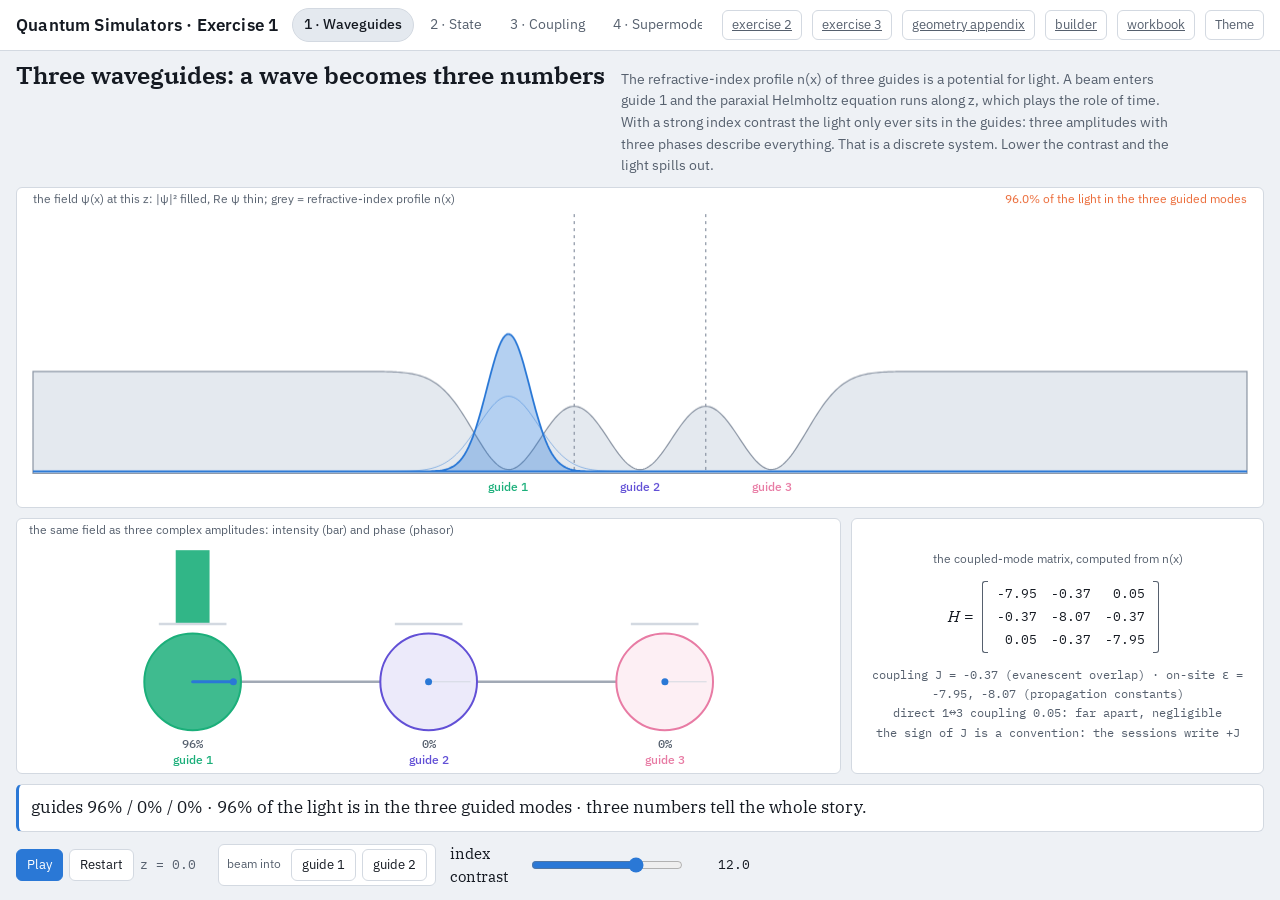
<file: app/index.html>
<!doctype html>
<html lang="en">
<head>
<meta charset="utf-8">
<meta name="viewport" content="width=device-width, initial-scale=1, viewport-fit=cover">
<title>Quantum Simulators Exercise 1</title>
<meta name="description" content="Exercise 1 of the Quantum Simulators course as one instrument: three waveguides become three numbers, a state, coupling, supermodes, Hilbert space, and the twenty-guide chain of task 0.">
<link rel="preconnect" href="https://fonts.googleapis.com">
<link rel="preconnect" href="https://fonts.gstatic.com" crossorigin>
<link rel="stylesheet" href="https://fonts.googleapis.com/css2?family=IBM+Plex+Sans:wght@400;500;600&family=IBM+Plex+Serif:ital,wght@0,400;0,600;1,400;1,600&family=IBM+Plex+Mono:wght@400;500&display=swap">
<link rel="stylesheet" href="css/style.css">
</head>
<body>
<div class="app lect">
  <header class="top">
    <h1>Quantum Simulators · Exercise 1</h1>
    <nav class="acts" id="acts" aria-label="Acts"></nav>
    <span class="spacer"></span>
    <a class="theme-btn" href="exercise2.html" title="Exercise 2: Runge–Kutta, the quantum walk, Bloch oscillations, the SSH chain">exercise 2</a>
    <a class="theme-btn" href="exercise3.html" title="Exercise 3: k-space, the Zak phase, the on-site potential">exercise 3</a>
    <a class="theme-btn" href="chapters.html" title="The Hilbert-space geometry chapters">geometry appendix</a>
    <a class="theme-btn" href="builder.html" title="Hamiltonian builder: plug couplings into a matrix, in real space and in k-space">builder</a>
    <a class="theme-btn" href="workbook.html" title="Workbook: calculate the Zak phase, the Thouless pump and its Chern number yourself">workbook</a>
    <button class="theme-btn" id="theme-btn" type="button" title="Switch between light and dark">Theme</button>
  </header>
  <main class="lect-main">
    <div class="lect-head"><h2 id="heading"></h2><p id="lead"></p></div>
    <div class="stage-grid" id="stage" data-act="discrete">
      <div class="pane" id="pane-cont"><canvas></canvas></div>
      <div class="pane" id="pane-chain"><canvas></canvas></div>
      <div class="pane" id="pane-modes"><canvas></canvas></div>
      <div class="pane" id="pane-trace"><canvas></canvas></div>
      <div class="pane pane-matrix" id="pane-matrix"></div>
      <div class="pane" id="pane-eig"><canvas></canvas></div>
      <div class="pane" id="pane-prop"><canvas></canvas></div>
      <div class="pane" id="pane-vec"><canvas class="top"></canvas><canvas class="bottom"></canvas></div>
      <div class="pane" id="pane-far"><canvas></canvas></div>
      <div class="pane pane-3d" id="pane-3d" hidden></div>
    </div>
    <div class="caption" id="caption"></div>
    <div class="controls-bar" id="controls"></div>
  </main>
</div>
<script type="module" src="js/lecture1/main.js"></script>
</body>
</html>
</file>
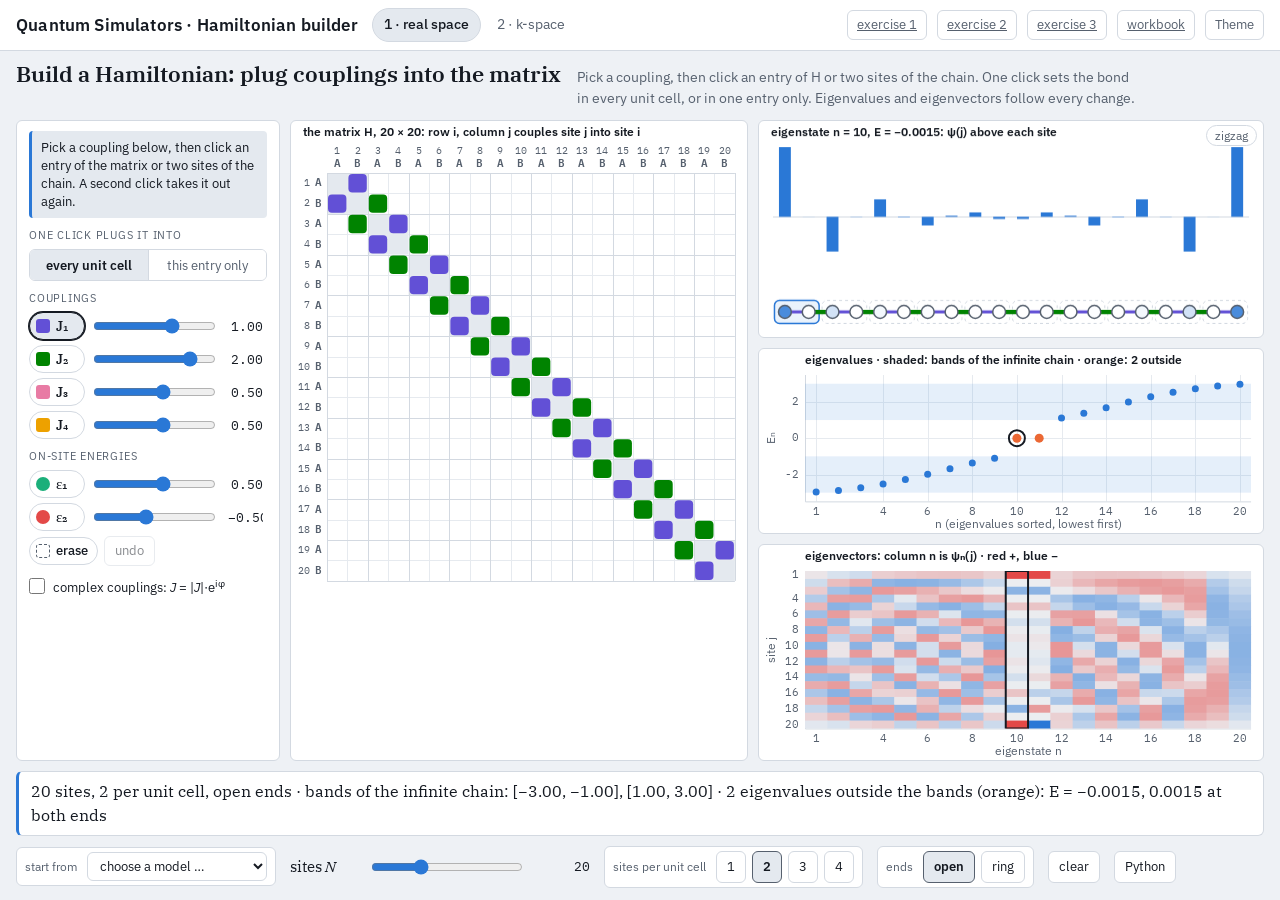
<file: app/builder.html>
<!doctype html>
<html lang="en">
<head>
<meta charset="utf-8">
<meta name="viewport" content="width=device-width, initial-scale=1, viewport-fit=cover">
<title>Quantum Simulators Hamiltonian builder</title>
<meta name="description" content="Build a tight-binding Hamiltonian by plugging couplings into the matrix or onto the chain, for one unit cell or for a single entry, in real space and in k-space, and read eigenvalues, eigenvectors, bands, winding number and Zak phase at once.">
<link rel="preconnect" href="https://fonts.googleapis.com">
<link rel="preconnect" href="https://fonts.gstatic.com" crossorigin>
<link rel="stylesheet" href="https://fonts.googleapis.com/css2?family=IBM+Plex+Sans:wght@400;500;600&family=IBM+Plex+Serif:ital,wght@0,400;0,600;1,400;1,600&family=IBM+Plex+Mono:wght@400;500&display=swap">
<link rel="stylesheet" href="css/style.css">
</head>
<body>
<div class="app lect builder">
  <header class="top">
    <h1>Quantum Simulators · Hamiltonian builder</h1>
    <nav class="acts" id="acts" aria-label="Views"></nav>
    <span class="spacer"></span>
    <a class="theme-btn" href="index.html" title="Exercise 1: Hilbert space and the uniform chain">exercise 1</a>
    <a class="theme-btn" href="exercise2.html" title="Exercise 2: Runge–Kutta, the beam and k, Bloch oscillations, the SSH chain">exercise 2</a>
    <a class="theme-btn" href="exercise3.html" title="Exercise 3: k-space, the Zak phase, the on-site potential">exercise 3</a>
    <a class="theme-btn" href="workbook.html" title="Workbook: calculate the Zak phase, the Thouless pump and its Chern number yourself">workbook</a>
    <button class="theme-btn" id="theme-btn" type="button" title="Switch between light and dark">Theme</button>
  </header>
  <main class="lect-main">
    <div class="lect-head"><h2 id="heading"></h2><p id="lead"></p></div>
    <div class="stage-grid" id="stage" data-act="matrix">
      <div class="pane pal" id="pane-pal"></div>
      <div class="pane" id="pane-mat"><canvas></canvas></div>
      <div class="pane pane-text hk" id="pane-hk"></div>
      <div class="pane" id="pane-chain"><canvas></canvas></div>
      <div class="pane" id="pane-eig"><canvas></canvas></div>
      <div class="pane" id="pane-vec"><canvas></canvas></div>
      <div class="pane" id="pane-band"><canvas></canvas></div>
      <div class="pane" id="pane-plane"><canvas></canvas></div>
    </div>
    <div class="caption" id="caption"></div>
    <div class="controls-bar" id="controls"></div>
  </main>
</div>
<dialog class="code-dialog" id="code-dialog" aria-labelledby="code-title">
  <div class="code-head"><strong id="code-title">The same matrix in Python (numpy)</strong><span class="spacer"></span><button class="btn" id="code-copy" type="button">Copy</button><button class="btn" id="code-close" type="button">Close</button></div>
  <pre id="code-text" tabindex="0"></pre>
</dialog>
<script type="module" src="js/builder/main.js"></script>
</body>
</html>
</file>
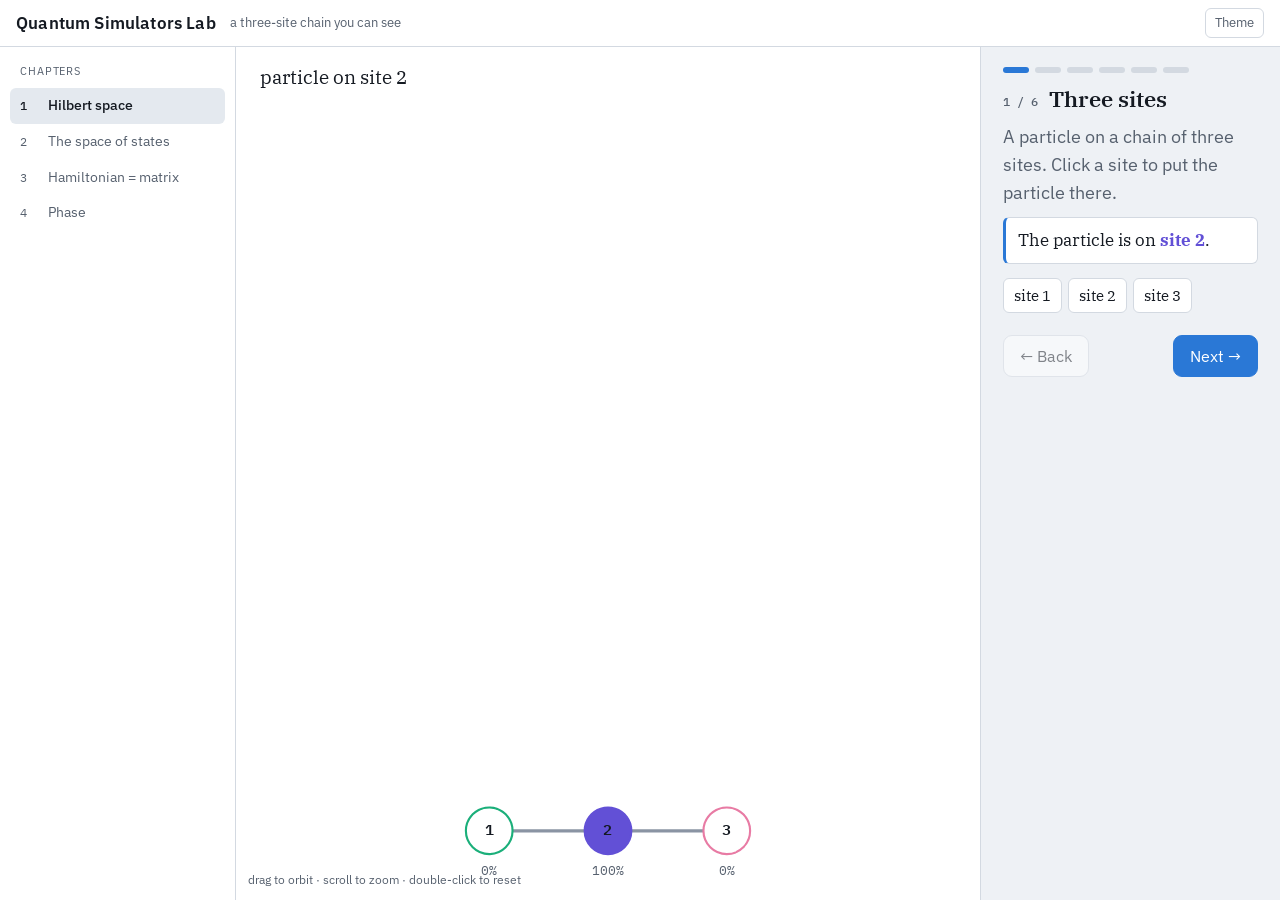
<file: app/chapters.html>
<!doctype html>
<html lang="en">
<head>
<meta charset="utf-8">
<meta name="viewport" content="width=device-width, initial-scale=1, viewport-fit=cover">
<title>Quantum Simulators Lab</title>
<meta name="description" content="Interactive companion to the Quantum Simulators lecture: states as vectors, Hamiltonians as matrices, eigenvectors, measurement, time evolution and bands, built on a three-site chain you can see.">
<link rel="preconnect" href="https://fonts.googleapis.com">
<link rel="preconnect" href="https://fonts.gstatic.com" crossorigin>
<link rel="stylesheet" href="https://fonts.googleapis.com/css2?family=IBM+Plex+Sans:wght@400;500;600&family=IBM+Plex+Serif:ital,wght@0,400;0,600;1,400;1,600&family=IBM+Plex+Mono:wght@400;500&display=swap">
<link rel="stylesheet" href="css/style.css">
</head>
<body>
<div class="app" id="app">
  <header class="top">
    <h1>Quantum Simulators Lab</h1>
    <span class="sub">a three-site chain you can see</span>
    <span class="spacer"></span>
    <button class="theme-btn" id="theme-btn" type="button" title="Switch between light and dark">Theme</button>
  </header>
  <div class="layout">
    <nav class="rail" id="rail" aria-label="Chapters"><div class="eyebrow">Chapters</div></nav>
    <div class="content">
      <section class="stage" id="stage" aria-label="Visualization">
        <div class="view3d" id="view3d"></div>
        <div class="hint" id="hint">drag to orbit · scroll to zoom · double-click to reset</div>
      </section>
      <section class="panel" id="panel-wrap" aria-live="polite">
        <div id="panel"></div>
      </section>
    </div>
  </div>
</div>
<script type="module" src="js/main.js"></script>
</body>
</html>
</file>
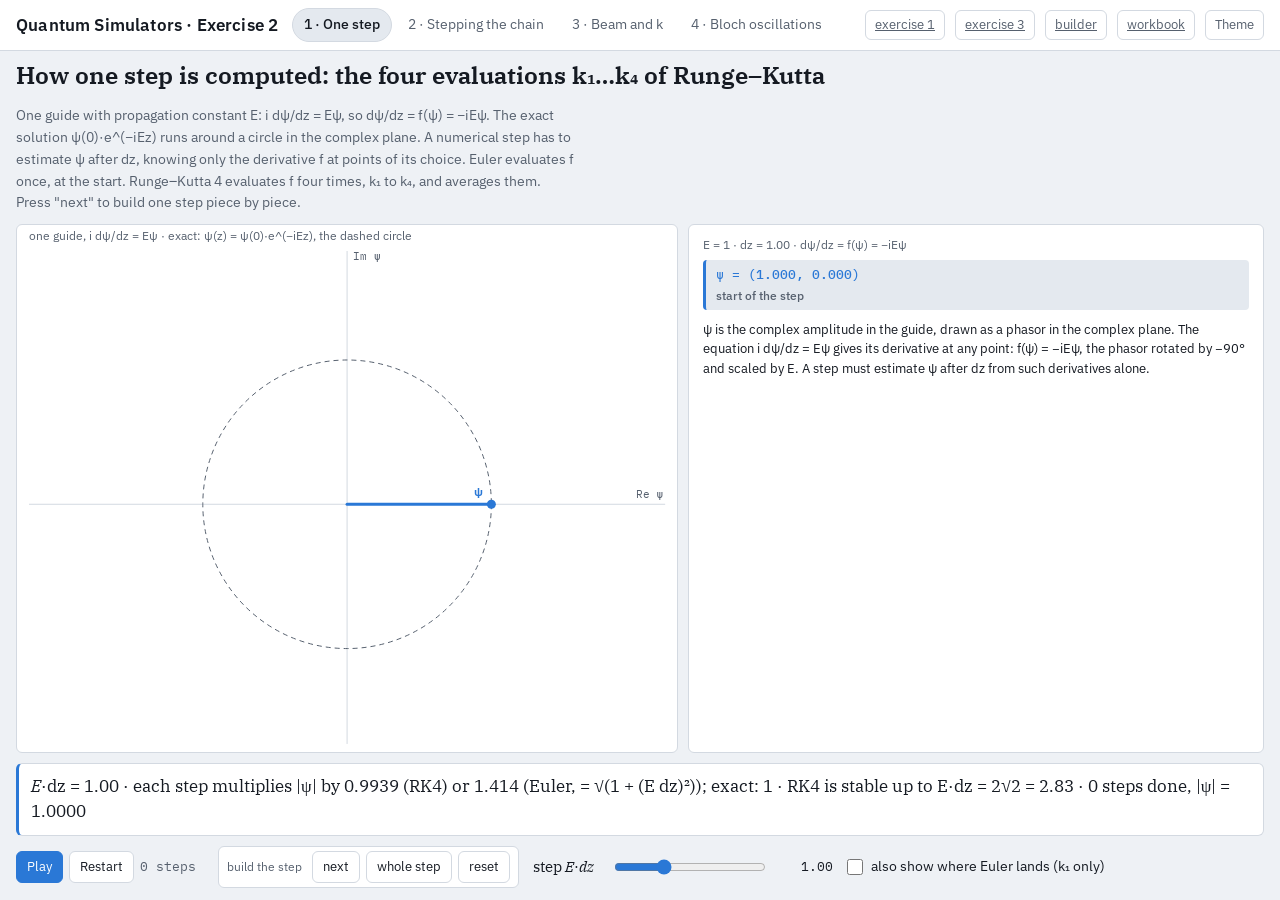
<file: app/exercise2.html>
<!doctype html>
<html lang="en">
<head>
<meta charset="utf-8">
<meta name="viewport" content="width=device-width, initial-scale=1, viewport-fit=cover">
<title>Quantum Simulators Exercise 2</title>
<meta name="description" content="Exercise 2 of the Quantum Simulators course: time evolution step by step (Euler and Runge–Kutta), the quantum walk and the band E(k), Bloch oscillations, and the SSH chain of tasks 1 and 2.">
<link rel="preconnect" href="https://fonts.googleapis.com">
<link rel="preconnect" href="https://fonts.gstatic.com" crossorigin>
<link rel="stylesheet" href="https://fonts.googleapis.com/css2?family=IBM+Plex+Sans:wght@400;500;600&family=IBM+Plex+Serif:ital,wght@0,400;0,600;1,400;1,600&family=IBM+Plex+Mono:wght@400;500&display=swap">
<link rel="stylesheet" href="css/style.css">
</head>
<body>
<div class="app lect">
  <header class="top">
    <h1>Quantum Simulators · Exercise 2</h1>
    <nav class="acts" id="acts" aria-label="Acts"></nav>
    <span class="spacer"></span>
    <a class="theme-btn" href="index.html" title="Exercise 1: Hilbert space and the uniform chain">exercise 1</a>
    <a class="theme-btn" href="exercise3.html" title="Exercise 3: k-space, the Zak phase, the on-site potential">exercise 3</a>
    <a class="theme-btn" href="builder.html" title="Hamiltonian builder: plug couplings into a matrix, in real space and in k-space">builder</a>
    <a class="theme-btn" href="workbook.html" title="Workbook: calculate the Zak phase, the Thouless pump and its Chern number yourself">workbook</a>
    <button class="theme-btn" id="theme-btn" type="button" title="Switch between light and dark">Theme</button>
  </header>
  <main class="lect-main">
    <div class="lect-head"><h2 id="heading"></h2><p id="lead"></p></div>
    <div class="stage-grid" id="stage" data-act="rk">
      <div class="pane" id="pane-dial"><canvas></canvas></div>
      <div class="pane pane-text" id="pane-rk"></div>
      <div class="pane" id="pane-chain"><canvas></canvas></div>
      <div class="pane" id="pane-prop"><canvas></canvas></div>
      <div class="pane" id="pane-norm"><canvas></canvas></div>
      <div class="pane" id="pane-band"><canvas></canvas></div>
      <div class="pane" id="pane-eig"><canvas></canvas></div>
      <div class="pane" id="pane-vec"><canvas></canvas></div>
      <div class="pane" id="pane-state"><canvas></canvas></div>
      <div class="pane" id="pane-sketch"><canvas></canvas></div>
    </div>
    <div class="caption" id="caption"></div>
    <div class="controls-bar" id="controls"></div>
  </main>
</div>
<script type="module" src="js/lecture2/main.js"></script>
</body>
</html>
</file>
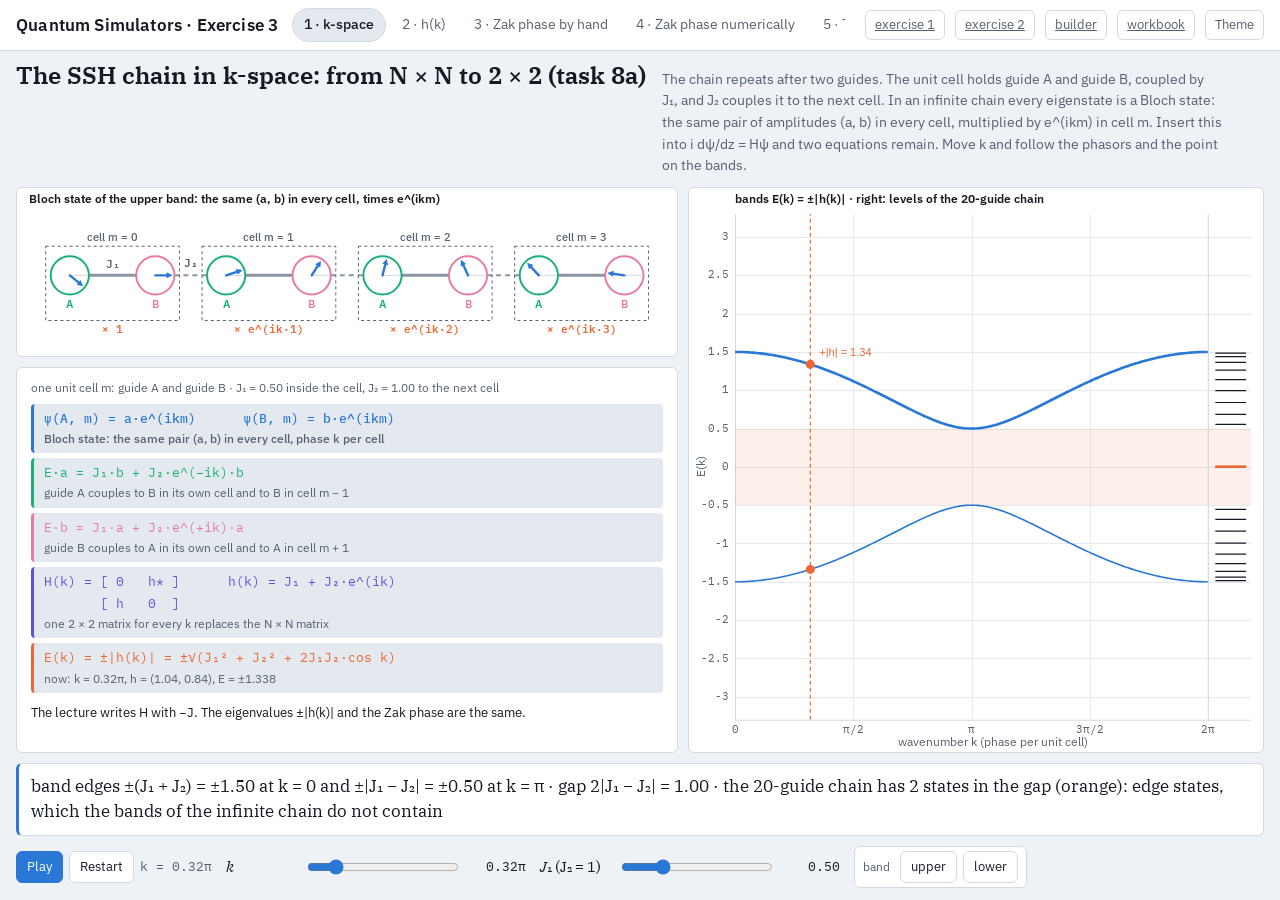
<file: app/exercise3.html>
<!doctype html>
<html lang="en">
<head>
<meta charset="utf-8">
<meta name="viewport" content="width=device-width, initial-scale=1, viewport-fit=cover">
<title>Quantum Simulators Exercise 3</title>
<meta name="description" content="Exercise 3 of the Quantum Simulators course: the SSH chain in k-space, the complex number h(k), the Zak phase solved analytically and numerically, and the on-site potential of Task 3.">
<link rel="preconnect" href="https://fonts.googleapis.com">
<link rel="preconnect" href="https://fonts.gstatic.com" crossorigin>
<link rel="stylesheet" href="https://fonts.googleapis.com/css2?family=IBM+Plex+Sans:wght@400;500;600&family=IBM+Plex+Serif:ital,wght@0,400;0,600;1,400;1,600&family=IBM+Plex+Mono:wght@400;500&display=swap">
<link rel="stylesheet" href="css/style.css">
</head>
<body>
<div class="app lect">
  <header class="top">
    <h1>Quantum Simulators · Exercise 3</h1>
    <nav class="acts" id="acts" aria-label="Acts"></nav>
    <span class="spacer"></span>
    <a class="theme-btn" href="index.html" title="Exercise 1: Hilbert space and the uniform chain">exercise 1</a>
    <a class="theme-btn" href="exercise2.html" title="Exercise 2: Runge–Kutta, the beam and k, Bloch oscillations, the SSH chain">exercise 2</a>
    <a class="theme-btn" href="builder.html" title="Hamiltonian builder: plug couplings into a matrix, in real space and in k-space">builder</a>
    <a class="theme-btn" href="workbook.html" title="Workbook: calculate the Zak phase, the Thouless pump and its Chern number yourself">workbook</a>
    <button class="theme-btn" id="theme-btn" type="button" title="Switch between light and dark">Theme</button>
  </header>
  <main class="lect-main">
    <div class="lect-head"><h2 id="heading"></h2><p id="lead"></p></div>
    <div class="stage-grid" id="stage" data-act="kspace">
      <div class="pane" id="pane-cell"><canvas></canvas></div>
      <div class="pane pane-text" id="pane-eqs"></div>
      <div class="pane" id="pane-band"><canvas></canvas></div>
      <div class="pane" id="pane-plane"><canvas></canvas></div>
      <div class="pane" id="pane-phi"><canvas></canvas></div>
      <div class="pane pane-text" id="pane-steps"></div>
      <div class="pane" id="pane-berry"><canvas></canvas></div>
      <div class="pane" id="pane-ov"><canvas></canvas></div>
      <div class="pane pane-text" id="pane-num"></div>
      <div class="pane" id="pane-eig"><canvas></canvas></div>
      <div class="pane" id="pane-state"><canvas></canvas></div>
      <div class="pane" id="pane-zakd"><canvas></canvas></div>
    </div>
    <div class="caption" id="caption"></div>
    <div class="controls-bar" id="controls"></div>
  </main>
</div>
<script type="module" src="js/lecture3/main.js"></script>
</body>
</html>
</file>
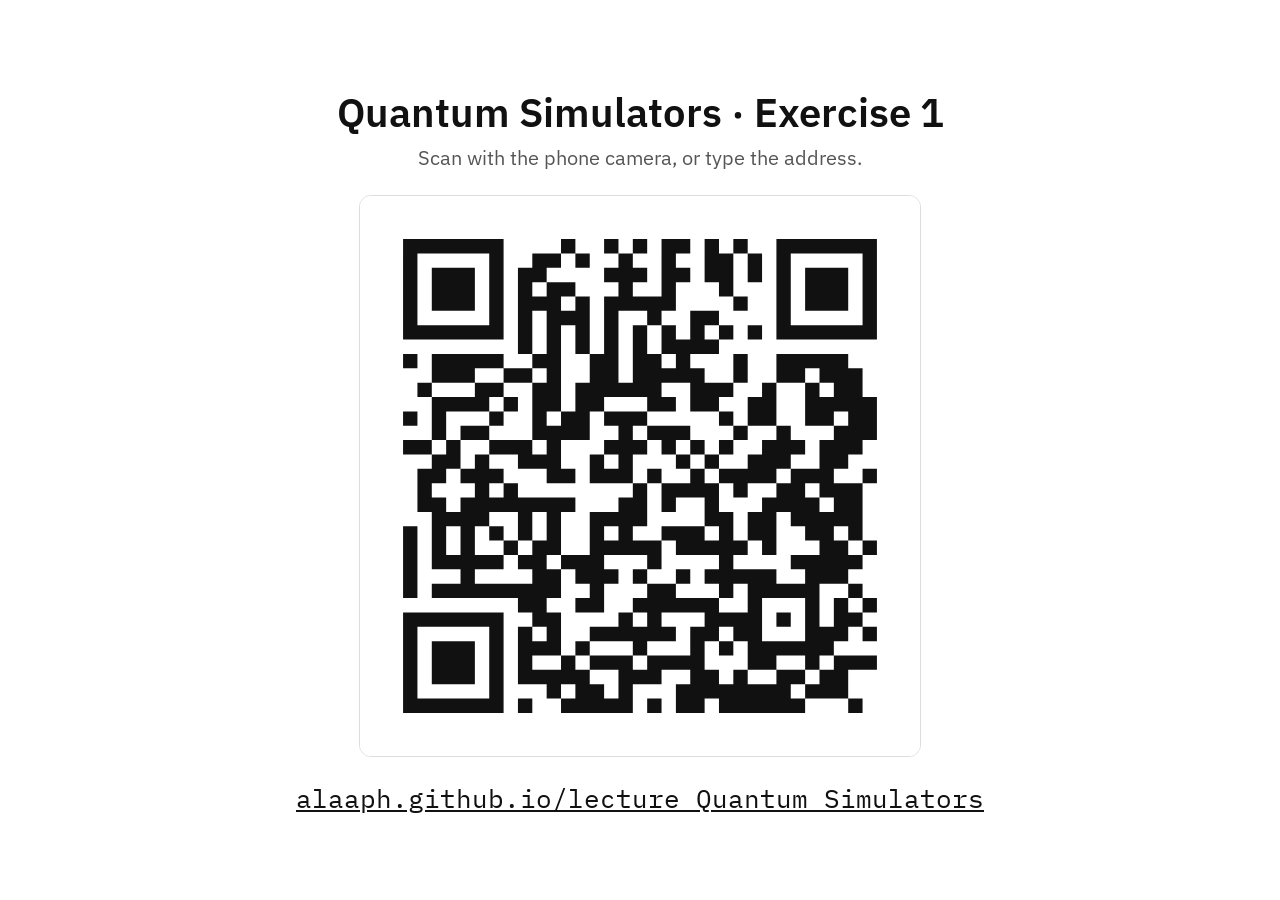
<file: app/share.html>
<!doctype html>
<html lang="en">
<head>
<meta charset="utf-8">
<meta name="viewport" content="width=device-width, initial-scale=1">
<title>Quantum Simulators · scan to open</title>
<meta name="description" content="QR code and address of the Quantum Simulators exercise app, for projecting in the lecture.">
<link rel="preconnect" href="https://fonts.googleapis.com">
<link rel="preconnect" href="https://fonts.gstatic.com" crossorigin>
<link rel="stylesheet" href="https://fonts.googleapis.com/css2?family=IBM+Plex+Sans:wght@400;500;600&family=IBM+Plex+Mono:wght@400;500&display=swap">
<style>
  :root { --bg: #ffffff; --fg: #111111; --fg-2: #555555; --line: #dddddd; }
  @media (prefers-color-scheme: dark) { :root:not([data-theme="light"]) { --bg: #141518; --fg: #f2f2f2; --fg-2: #a9adb5; --line: #33363c; } }
  :root[data-theme="dark"] { --bg: #141518; --fg: #f2f2f2; --fg-2: #a9adb5; --line: #33363c; }
  html, body { height: 100%; }
  body { margin: 0; background: var(--bg); color: var(--fg); font-family: "IBM Plex Sans", system-ui, sans-serif; display: grid; place-items: center; padding: 16px; box-sizing: border-box; }
  main { text-align: center; max-width: 100%; }
  h1 { font-weight: 600; font-size: clamp(22px, 4vw, 40px); margin: 0 0 6px; }
  p { color: var(--fg-2); margin: 0 0 24px; font-size: clamp(15px, 2vw, 20px); }
  img { width: min(70vmin, 560px); height: auto; display: block; margin: 0 auto 24px; border: 1px solid var(--line); border-radius: 12px; background: #fff; }
  a { font-family: "IBM Plex Mono", monospace; font-size: clamp(14px, 2.4vw, 26px); color: var(--fg); word-break: break-all; }
  @media print { img { border: 0; } }
</style>
</head>
<body>
<main>
  <h1>Quantum Simulators · Exercise 1</h1>
  <p>Scan with the phone camera, or type the address.</p>
  <img src="qr/exercise1.svg" alt="QR code linking to the exercise app">
  <a href="https://alaaph.github.io/lecture_Quantum_Simulators/">alaaph.github.io/lecture_Quantum_Simulators</a>
</main>
</body>
</html>
</file>
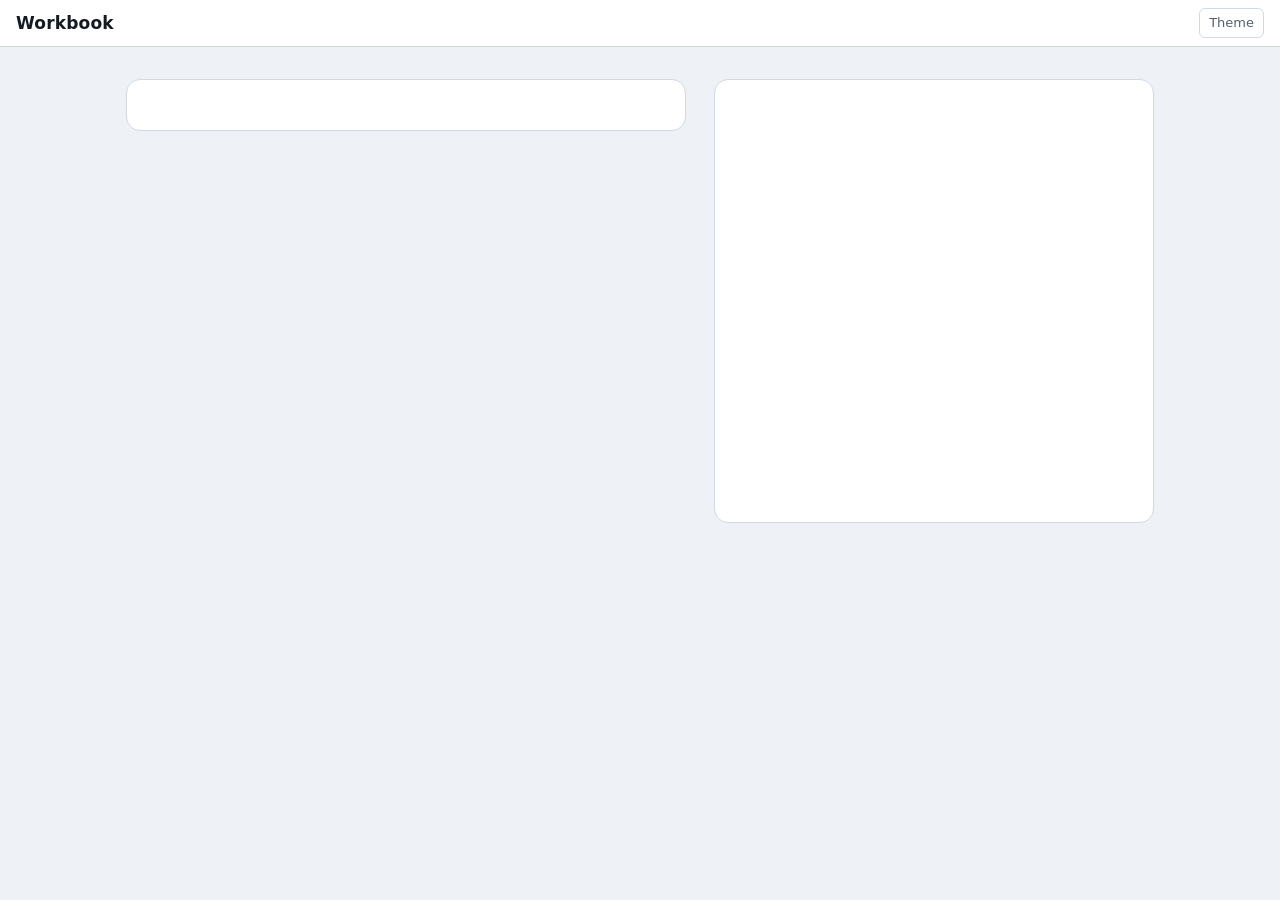
<file: app/steps.html>
<!doctype html>
<html lang="en">
<head>
<meta charset="utf-8">
<meta http-equiv="refresh" content="0; url=workbook.html">
<title>Quantum Simulators Workbook</title>
<link rel="canonical" href="workbook.html">
</head>
<body><p>This page has moved: <a href="workbook.html">the workbook</a>.</p></body>
</html>
</file>
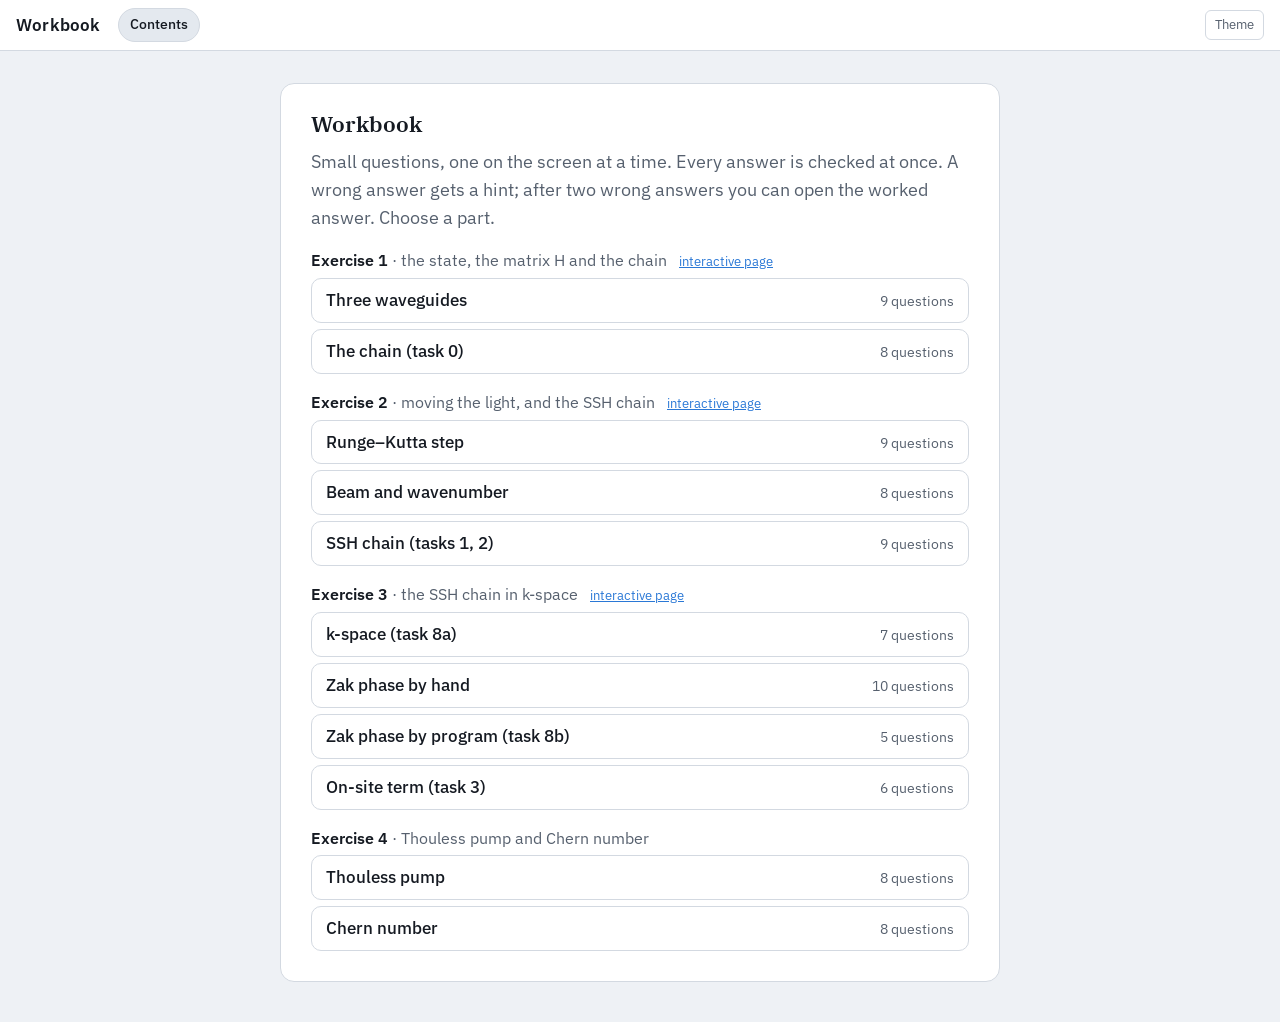
<file: app/workbook.html>
<!doctype html>
<html lang="en">
<head>
<meta charset="utf-8">
<meta name="viewport" content="width=device-width, initial-scale=1, viewport-fit=cover">
<title>Quantum Simulators Workbook</title>
<meta name="description" content="Workbook of the Quantum Simulators course: the exercises as small questions, one on the screen at a time, each checked at once.">
<link rel="preconnect" href="https://fonts.googleapis.com">
<link rel="preconnect" href="https://fonts.gstatic.com" crossorigin>
<link rel="stylesheet" href="https://fonts.googleapis.com/css2?family=IBM+Plex+Sans:wght@400;500;600&family=IBM+Plex+Serif:ital,wght@0,400;0,600;1,400;1,600&family=IBM+Plex+Mono:wght@400;500&display=swap">
<link rel="stylesheet" href="css/style.css">
</head>
<body>
<div class="steps-page">
  <header class="top">
    <h1>Workbook</h1>
    <nav class="acts" id="parts" aria-label="Parts"></nav>
    <span class="spacer"></span>
    <button class="theme-btn" id="theme-btn" type="button" title="Switch between light and dark">Theme</button>
  </header>
  <main class="steps-main">
    <section class="step-card" id="card" aria-live="polite"></section>
    <figure class="step-pic"><canvas id="pic" role="img" aria-labelledby="pic-cap"></canvas><figcaption id="pic-cap"></figcaption></figure>
  </main>
</div>
<script type="module" src="js/workbook/main.js"></script>
</body>
</html>
</file>
<file: app/css/style.css>
/* Layout: fixed header; chapter rail on the left; stage (3D or plots) beside a reading panel with controls; stacks on phones. */
:root {
  --bg: #eef1f5;
  --surface: #ffffff;
  --surface-2: #e4e9ef;
  --fg: #151a22;
  --fg-2: #56606e;
  --line: #d3d9e1;
  --grid: #e6eaef;
  --accent: #2a78d6;
  --psi: #2a78d6;
  --hpsi: #eb6834;
  --v1: #1baf7a;
  --v2: #6250d6;
  --v3: #e87ba4;
  --axis: #8a94a3;
  --pos: #e34948;
  --neg: #2a78d6;
  --neutral: #eceef1;
  --k1: #6250d6; --k2: #008300; --k3: #e87ba4; --k4: #eda100; --e1: #1baf7a; --e2: #e34948; --k-ink: #ffffff; --k4-ink: #0b0b0b;
  --font-ui: 'IBM Plex Sans', system-ui, -apple-system, 'Segoe UI', sans-serif;
  --font-math: 'IBM Plex Serif', Georgia, 'Times New Roman', serif;
  --font-mono: 'IBM Plex Mono', ui-monospace, SFMono-Regular, Menlo, monospace;
  --radius: 6px;
}
@media (prefers-color-scheme: dark) {
  :root:not([data-theme="light"]) {
    --bg: #0e1218; --surface: #161b23; --surface-2: #212833; --fg: #e6eaf0; --fg-2: #9aa5b4; --line: #2b333f; --grid: #222a35;
    --accent: #3987e5; --psi: #3987e5; --hpsi: #e8702f; --v1: #22b985; --v2: #9085e9; --v3: #e46a9a; --axis: #76818f;
    --pos: #e66767; --neg: #3987e5; --neutral: #2a313c;
    --k1: #9085e9; --k2: #0ca30c; --k3: #d55181; --k4: #c98500; --e1: #199e70; --e2: #e66767; --k4-ink: #ffffff;
    color-scheme: dark;
  }
}
:root[data-theme="dark"] {
  --bg: #0e1218; --surface: #161b23; --surface-2: #212833; --fg: #e6eaf0; --fg-2: #9aa5b4; --line: #2b333f; --grid: #222a35;
  --accent: #3987e5; --psi: #3987e5; --hpsi: #e8702f; --v1: #22b985; --v2: #9085e9; --v3: #e46a9a; --axis: #76818f;
  --pos: #e66767; --neg: #3987e5; --neutral: #2a313c;
  --k1: #9085e9; --k2: #0ca30c; --k3: #d55181; --k4: #c98500; --e1: #199e70; --e2: #e66767; --k4-ink: #ffffff;
  color-scheme: dark;
}
* { box-sizing: border-box; }
[hidden] { display: none !important; }
html, body { height: 100%; }
body { margin: 0; background: var(--bg); color: var(--fg); font-family: var(--font-ui); font-size: 15px; line-height: 1.55; -webkit-text-size-adjust: 100%; }
button, input, output { font: inherit; color: inherit; }
a { color: var(--accent); }
:focus-visible { outline: 2px solid var(--accent); outline-offset: 2px; }

.app { display: grid; grid-template-rows: auto minmax(0, 1fr); grid-template-columns: minmax(0, 1fr); height: 100%; }
.top { display: flex; align-items: center; gap: 14px; padding-block: 8px; padding-left: max(16px, env(safe-area-inset-left, 0px)); padding-right: max(16px, env(safe-area-inset-right, 0px)); background: var(--surface); border-bottom: 1px solid var(--line); }
.top h1 { font: 600 17px/1.2 var(--font-ui); margin: 0; letter-spacing: 0.01em; }
.top .sub { color: var(--fg-2); font-size: 13px; }
.top .spacer { flex: 1; }
.layout { display: grid; grid-template-columns: 236px minmax(0, 1fr); min-height: 0; }
.rail { border-right: 1px solid var(--line); overflow: auto; padding: 12px 10px; background: var(--surface); }
.rail .eyebrow { font-size: 11px; letter-spacing: 0.08em; text-transform: uppercase; color: var(--fg-2); padding: 4px 10px 8px; }
.rail a.chap { display: grid; grid-template-columns: 1.6em 1fr; gap: 6px; align-items: baseline; padding: 7px 10px; border-radius: var(--radius); color: var(--fg-2); text-decoration: none; font-size: 14px; }
.rail a.chap .num { font-family: var(--font-mono); font-size: 12px; }
.rail a.chap:hover { background: var(--surface-2); color: var(--fg); }
.rail a.chap.active { background: var(--surface-2); color: var(--fg); font-weight: 500; }
.content { display: grid; grid-template-columns: minmax(0, 1.6fr) minmax(300px, 0.6fr); min-height: 0; }
.stage { position: relative; min-height: 0; background: var(--surface); overflow: hidden; }
.view3d { position: absolute; inset: 0; touch-action: none; }
.view3d canvas.gl { position: absolute; inset: 0; width: 100%; height: 100%; display: block; }
.labels { position: absolute; inset: 0; pointer-events: none; overflow: hidden; }
.lbl { position: absolute; left: 0; top: 0; font-family: var(--font-math); font-size: 16px; color: var(--fg); white-space: nowrap; text-shadow: 0 0 4px var(--surface), 0 0 4px var(--surface); }
.lbl.lbl-axis { color: var(--fg-2); }
.lbl.lbl-psi { color: var(--psi); font-weight: 600; }
.lbl.lbl-hpsi { color: var(--hpsi); font-weight: 600; }
.lbl.lbl-v1 { color: var(--v1); } .lbl.lbl-v2 { color: var(--v2); } .lbl.lbl-v3 { color: var(--v3); }
.lbl.lbl-small { font-size: 13px; }
.lbl.lbl-site { font-size: 15px; font-weight: 600; }
.lbl.lbl-site1 { color: var(--v1); } .lbl.lbl-site2 { color: var(--v2); } .lbl.lbl-site3 { color: var(--v3); }
.lbl .lbl-sub { font-weight: 400; font-size: 13px; color: var(--fg-2); }
/* HUD overlays inside the stage */
.hud { position: absolute; inset: 0; pointer-events: none; }
.hud-eq { position: absolute; left: 14px; top: 12px; font-family: var(--font-math); font-size: 19px; background: color-mix(in srgb, var(--surface) 82%, transparent); padding: 4px 10px; border-radius: var(--radius); max-width: calc(100% - 28px); }
.hud-eq:empty { display: none; }
.hud-eq2 { top: 46px; }
.hud-mat { position: absolute; left: 14px; top: 84px; background: color-mix(in srgb, var(--surface) 82%, transparent); padding: 4px 10px; border-radius: var(--radius); }
.hud-chain .hop { fill: none; stroke: var(--hpsi); }
.hud-chain .hop-head { fill: var(--hpsi); }
.hud-chain .hop-self { fill: none; stroke: var(--hpsi); stroke-width: 2; stroke-dasharray: 4 3; }
.hud-chain .hop-label { font: 11px var(--font-mono); fill: var(--hpsi); }
.hud-chain .dial-ref { stroke: var(--line); stroke-width: 1; }
.hud-chain .hand { stroke: var(--psi); stroke-width: 2.5; stroke-linecap: round; }
.hud-chain .hand-tip { fill: var(--psi); }
.hud-chain .part { stroke-width: 2; stroke-linecap: round; opacity: 0.9; }
.hud-chain .part-tip { opacity: 0.9; }
.hud-chain .hand-sum { stroke: var(--hpsi); stroke-width: 3; stroke-linecap: round; }
.hud-chain .hand-sum-tip { fill: var(--hpsi); }
.hud-dim { color: var(--fg-2); font-size: 15px; margin-left: 10px; }
.hud-chain { position: absolute; left: 50%; bottom: 14px; transform: translateX(-50%); width: min(340px, 80%); height: 140px; pointer-events: auto; }
.hud-chain .bond { stroke: var(--axis); stroke-width: 3; }
.hud-chain .site-bg { fill: var(--surface); }
.hud-chain .site-ring { fill: none; stroke-width: 2; }
.hud-chain .site-name { font: 600 14px var(--font-mono); fill: var(--fg); pointer-events: none; }
.hud-chain .site-p { font: 12px var(--font-mono); fill: var(--fg-2); }
/* step strip (guided chapters) */
.steps { display: flex; gap: 6px; margin: 2px 0 12px; }
.steps .dot { width: 26px; height: 6px; border-radius: 3px; background: var(--line); cursor: pointer; }
.steps .dot.done { background: var(--fg-2); }
.steps .dot.on { background: var(--accent); }
.step-title { font: 600 20px/1.25 var(--font-math); margin: 0 0 8px; }
.step-num { font: 500 12px var(--font-mono); color: var(--fg-2); margin-right: 6px; vertical-align: middle; }
.step-text { color: var(--fg-2); font-size: 14px; }
.caption { font-family: var(--font-math); font-size: 17px; line-height: 1.5; background: var(--surface); border: 1px solid var(--line); border-left: 3px solid var(--accent); border-radius: var(--radius); padding: 10px 12px; margin: 10px 0 4px; min-height: 2.6em; }
.step-nav { justify-content: space-between; margin-top: 18px; }
.step-nav .btn { text-decoration: none; }
.step-end { font-size: 13px; color: var(--fg-2); align-self: center; }
.stage .hint { position: absolute; left: 12px; bottom: 10px; font-size: 12px; color: var(--fg-2); pointer-events: none; }
.plot-tip { position: absolute; background: var(--fg); color: var(--surface); font: 12px var(--font-mono); padding: 4px 7px; border-radius: 4px; pointer-events: none; white-space: nowrap; z-index: 3; }

.panel { overflow: auto; padding: 18px 22px 28px; border-left: 1px solid var(--line); min-width: 0; background: var(--bg); }
.panel h2 { font: 600 22px/1.25 var(--font-math); margin: 0 0 10px; text-wrap: balance; }
.panel p { margin: 0 0 10px; max-width: 62ch; }
.widget { display: block; width: 100%; height: 170px; background: var(--surface); border: 1px solid var(--line); border-radius: var(--radius); }
.widget.clocks { height: 132px; }
.widget-row { display: grid; grid-template-columns: 1fr; gap: 8px; margin: 8px 0; }
.widget-label { font-size: 12px; color: var(--fg-2); margin: 2px 0 4px; }

.controls { display: grid; gap: 8px; margin-top: 14px; }
.ctl { font-size: 14px; }
.ctl-slider { display: grid; grid-template-columns: 5.2em minmax(0, 1fr) 4.2em; align-items: center; gap: 8px; }
.ctl-slider label { font-family: var(--font-math); font-size: 15px; }
.ctl-slider output { font-family: var(--font-mono); font-size: 13px; text-align: right; font-variant-numeric: tabular-nums; }
input[type=range] { width: 100%; accent-color: var(--accent); margin: 0; }
.ctl-toggle { display: flex; align-items: center; gap: 8px; cursor: pointer; }
.ctl-toggle input { accent-color: var(--accent); width: 16px; height: 16px; margin: 0; }
.row { display: flex; flex-wrap: wrap; gap: 6px; align-items: center; }
.btn { background: var(--surface); border: 1px solid var(--line); border-radius: var(--radius); padding: 5px 10px; font-size: 13px; cursor: pointer; color: var(--fg); font-family: var(--font-ui); }
.btn:hover { border-color: var(--fg-2); }
.btn.primary { background: var(--accent); border-color: var(--accent); color: #fff; }
.btn.math { font-family: var(--font-math); font-size: 15px; }
.btn:disabled { opacity: 0.5; cursor: default; }
.mat { display: inline-grid; grid-template-columns: auto auto auto auto; align-items: center; gap: 2px; font-family: var(--font-mono); font-size: 13px; vertical-align: middle; margin: 4px 8px 4px 0; }
.mat-label { font-family: var(--font-math); font-size: 16px; margin-right: 6px; }
.mat-grid { display: grid; gap: 1px 10px; padding: 2px 4px; }
.mat-cell { text-align: right; font-variant-numeric: tabular-nums; min-width: 3.4em; padding: 1px 2px; border-radius: 3px; }
.mat-cell.hi { background: color-mix(in srgb, var(--hpsi) 22%, transparent); }
.mat-br { width: 6px; align-self: stretch; border: 1.5px solid var(--fg-2); border-right: 0; border-radius: 3px 0 0 3px; }
.mat-br-r { border: 1.5px solid var(--fg-2); border-left: 0; border-radius: 0 3px 3px 0; }
.theme-btn { background: transparent; border: 1px solid var(--line); border-radius: var(--radius); padding: 4px 9px; cursor: pointer; font-size: 13px; color: var(--fg-2); white-space: nowrap; }
.theme-btn:hover { color: var(--fg); }

@media (max-width: 980px) {
  .layout { grid-template-columns: 1fr; grid-template-rows: auto minmax(0, 1fr); }
  .rail { display: flex; gap: 4px; overflow-x: auto; padding: 8px max(16px, env(safe-area-inset-right, 0px)) 8px max(16px, env(safe-area-inset-left, 0px)); border-right: 0; border-bottom: 1px solid var(--line); }
  .rail .eyebrow { display: none; }
  .rail a.chap { white-space: nowrap; grid-template-columns: auto auto; padding: 5px 9px; font-size: 13px; }
  .content { grid-template-columns: 1fr; grid-template-rows: minmax(300px, 46vh) minmax(0, 1fr); }
  .hud-eq { font-size: 15px; left: 10px; top: 8px; padding: 3px 8px; }
  .hud-chain { height: 110px; bottom: 6px; }
  .hud-eq2 { top: 34px; } .hud-mat { display: none; } .stage .hint { display: none; }
  .panel { border-left: 0; border-top: 1px solid var(--line); padding: 14px max(16px, env(safe-area-inset-right, 0px)) 24px max(16px, env(safe-area-inset-left, 0px)); }
  .stage .hint { left: max(16px, env(safe-area-inset-left, 0px)); }
}
@media (prefers-reduced-motion: reduce) { * { transition: none !important; } }

/* ---------- Exercise 1: one instrument, six acts ---------- */
.lect .top h1 { white-space: nowrap; }
.lect .top { gap: 10px; }
.acts { display: flex; gap: 4px; margin-left: 4px; overflow-x: auto; min-width: 0; flex: 0 1 auto; }
.acts a { text-decoration: none; color: var(--fg-2); padding: 5px 11px; border-radius: 999px; font-size: 14px; white-space: nowrap; border: 1px solid transparent; }
.acts a:hover { color: var(--fg); background: var(--surface-2); }
.acts a.active { color: var(--fg); background: var(--surface-2); border-color: var(--line); font-weight: 500; }
.lect-main { display: grid; grid-template-rows: auto minmax(0, 1fr) auto auto; gap: 10px; min-height: 0; padding-block: 10px 12px; padding-left: max(16px, env(safe-area-inset-left, 0px)); padding-right: max(16px, env(safe-area-inset-right, 0px)); }
.lect-head { display: flex; align-items: baseline; gap: 16px; flex-wrap: wrap; }
.lect-head h2 { font: 600 24px/1.2 var(--font-math); margin: 0; }
.lect-head p { margin: 0; color: var(--fg-2); font-size: 14px; max-width: 70ch; }
.stage-grid { display: grid; gap: 10px; min-height: 0; }
.stage-grid[data-act="guides"] { grid-template-columns: minmax(0, 2fr) minmax(220px, 1fr); grid-template-rows: minmax(0, 1.25fr) minmax(0, 1fr); grid-template-areas: "cont cont" "chain matrix"; }
.stage-grid[data-act="state"] { grid-template-columns: minmax(0, 1.2fr) minmax(280px, 1fr); grid-template-areas: "chain far"; }
.stage-grid[data-act="rule"] { grid-template-columns: minmax(0, 2.2fr) minmax(220px, 1fr); grid-template-areas: "chain matrix"; }
.stage-grid[data-act="motion"] { grid-template-columns: minmax(0, 1.4fr) minmax(260px, 1fr); grid-template-rows: minmax(0, 1.25fr) minmax(0, 0.75fr); grid-template-areas: "chain modes" "trace far"; }
.stage-grid[data-act="hilbert"] { grid-template-columns: minmax(0, 1fr) minmax(260px, 1fr); grid-template-areas: "chain modes"; }
.stage-grid[data-act="hilbert"][data-inset="1"] { grid-template-rows: minmax(0, 1fr) minmax(0, 1fr); grid-template-areas: "chain modes" "chain d3"; }
.stage-grid[data-act="task1"] { grid-template-columns: minmax(0, 1fr) minmax(0, 1fr) minmax(220px, 0.8fr); grid-template-rows: minmax(0, 0.85fr) minmax(0, 1.15fr); grid-template-areas: "chain chain eig" "prop vec far"; }
#pane-eig { grid-area: eig; } #pane-prop { grid-area: prop; } #pane-vec { grid-area: vec; }
#pane-norm { grid-area: norm; } #pane-band { grid-area: band; } #pane-state { grid-area: state; } #pane-far { grid-area: far; } #pane-dial { grid-area: dial; } #pane-rk { grid-area: rk; }
.pane-text { padding: 10px 14px; overflow: auto; font-family: var(--font-mono); font-size: 12.5px; line-height: 1.7; color: var(--fg); }
.pane-text .t { color: var(--fg-2); font-family: var(--font-ui); font-size: 12px; margin-bottom: 4px; }
.pane-text .k1 { color: var(--v1); } .pane-text .k2 { color: var(--v2); } .pane-text .k3 { color: var(--v3); } .pane-text .k4 { color: var(--hpsi); } .pane-text .st { color: var(--psi); font-weight: 500; }
.pane-text .rk-step { display: block; margin: 5px 0; padding: 4px 10px; border-left: 3px solid currentColor; border-radius: 4px; opacity: 0.55; }
.pane-text .rk-step.now { opacity: 1; background: var(--surface-2); }
.pane-text .rk-step.done { opacity: 0.85; }
.pane-text .rk-step code { display: block; font-family: var(--font-mono); white-space: pre-wrap; }
.pane-text .rk-step .note { display: block; font-family: var(--font-ui); font-size: 12px; color: var(--fg-2); }
.pane-text .why { margin-top: 10px; font-size: 13px; color: var(--fg); line-height: 1.5; }
/* Exercise 2 */
.stage-grid[data-act="rk"] { grid-template-columns: minmax(0, 1.15fr) minmax(320px, 1fr); grid-template-areas: "dial rk"; }
.stage-grid[data-act="step"] { grid-template-columns: minmax(0, 1.2fr) minmax(280px, 1fr); grid-template-rows: minmax(0, 0.8fr) minmax(0, 1.2fr); grid-template-areas: "chain chain" "prop norm"; }
.stage-grid[data-act="walk"], .stage-grid[data-act="bloch"] { grid-template-columns: minmax(0, 1.3fr) minmax(280px, 1fr); grid-template-rows: minmax(0, 0.8fr) minmax(0, 1.2fr); grid-template-areas: "chain band" "prop band"; }
.stage-grid[data-act="ssh"] { grid-template-columns: minmax(0, 1fr) minmax(0, 1fr); grid-template-rows: minmax(170px, 0.9fr) minmax(0, 1fr) minmax(0, 1fr); grid-template-areas: "sketch sketch" "eig vec" "state chain"; }
#pane-sketch { grid-area: sketch; }
/* Exercise 3 */
.stage-grid[data-act="kspace"] { grid-template-columns: minmax(0, 1.15fr) minmax(300px, 1fr); grid-template-rows: minmax(170px, 0.5fr) minmax(0, 1.5fr); grid-template-areas: "cell band" "eqs band"; }
.stage-grid[data-act="circle"] { grid-template-columns: minmax(0, 1.2fr) minmax(300px, 1fr); grid-template-rows: minmax(0, 1fr) minmax(0, 1fr); grid-template-areas: "plane band" "plane phi"; }
.stage-grid[data-act="zak"] { grid-template-columns: minmax(0, 1fr) minmax(340px, 1.05fr); grid-template-rows: minmax(0, 1.15fr) minmax(0, 0.85fr); grid-template-areas: "plane steps" "berry steps"; }
.stage-grid[data-act="numeric"] { grid-template-columns: minmax(0, 1fr) minmax(340px, 1.05fr); grid-template-rows: minmax(0, 1fr) minmax(0, 1fr); grid-template-areas: "plane num" "ov num"; }
.stage-grid[data-act="task3"] { grid-template-columns: minmax(0, 1.2fr) minmax(280px, 1fr); grid-template-rows: minmax(0, 1fr) minmax(0, 1fr); grid-template-areas: "eig zakd" "state zakd"; }
#pane-cell { grid-area: cell; } #pane-eqs { grid-area: eqs; } #pane-plane { grid-area: plane; } #pane-phi { grid-area: phi; } #pane-steps { grid-area: steps; }
#pane-berry { grid-area: berry; } #pane-ov { grid-area: ov; } #pane-num { grid-area: num; } #pane-zakd { grid-area: zakd; }
/* Hamiltonian builder: palette | matrix | chain, eigenvalues, eigenvectors; in k-space H(k) | bands, h(k) */
.stage-grid[data-act="matrix"] { grid-template-columns: 264px minmax(0, 0.95fr) minmax(0, 1.05fr); grid-template-rows: minmax(0, 1.05fr) minmax(0, 0.9fr) minmax(0, 1.05fr); grid-template-areas: "pal mat chain" "pal mat eig" "pal mat vec"; }
.stage-grid[data-act="hk"] { grid-template-columns: 264px minmax(0, 1.05fr) minmax(0, 0.95fr); grid-template-rows: repeat(4, minmax(0, 1fr)); grid-template-areas: "pal hk band" "pal hk band" "pal hk plane" "pal chain plane"; }
.stage-grid[data-act="hk"][data-plane="0"] { grid-template-areas: "pal hk band" "pal hk band" "pal hk band" "pal chain band"; }
#pane-pal { grid-area: pal; } #pane-mat { grid-area: mat; } #pane-hk { grid-area: hk; }
#pane-mat canvas, #pane-chain canvas { touch-action: manipulation; }
.pal { padding: 10px 12px 12px; overflow: auto; font-size: 13px; line-height: 1.45; }
.pal-h { font-size: 11px; letter-spacing: 0.07em; text-transform: uppercase; color: var(--fg-2); margin: 10px 0 5px; }
.pal-h:first-child { margin-top: 0; }
.pal p { margin: 0 0 8px; color: var(--fg-2); font-size: 12.5px; }
.brush { display: grid; grid-template-columns: 4.3em minmax(0, 1fr) 3.3em; align-items: center; gap: 3px 8px; margin: 0 0 5px; }
.brush output { font-family: var(--font-mono); font-size: 12.5px; text-align: right; font-variant-numeric: tabular-nums; }
.brush .num { width: 100%; min-width: 0; border: 1px solid transparent; border-radius: 4px; background: transparent; padding: 2px 3px; font: 12.5px var(--font-mono); text-align: right; font-variant-numeric: tabular-nums; }
.brush .num:hover { border-color: var(--line); }
.brush .num:focus { border-color: var(--accent); background: var(--surface); outline: none; }
.brush .phase-l { grid-column: 1; text-align: right; font-family: var(--font-math); font-style: italic; color: var(--fg-2); padding-right: 4px; }
.chip { display: inline-flex; align-items: center; gap: 6px; min-height: 28px; padding: 2px 9px 2px 6px; border: 1px solid var(--line); border-radius: 999px; background: var(--surface); color: var(--fg); font: 500 15px/1 var(--font-math); cursor: pointer; white-space: nowrap; }
.chip:hover { border-color: var(--fg-2); }
.chip[aria-pressed="true"] { border-color: var(--fg); box-shadow: 0 0 0 1px var(--fg); background: var(--surface-2); }
.chip .sw { width: 14px; height: 14px; border-radius: 3px; flex: none; }
.chip .sw.dot { border-radius: 50%; }
.chip .sw.none { background: transparent; border: 1.5px dashed var(--fg-2); }
.chip.plain { font: 500 13px/1 var(--font-ui); }
.seg { display: grid; grid-template-columns: 1fr 1fr; gap: 0; border: 1px solid var(--line); border-radius: var(--radius); overflow: hidden; }
.seg button { border: 0; background: var(--surface); padding: 6px 4px; font-size: 12.5px; cursor: pointer; color: var(--fg-2); }
.seg button + button { border-left: 1px solid var(--line); }
.seg button[aria-pressed="true"] { background: var(--surface-2); color: var(--fg); font-weight: 600; }
.pal .ctl-toggle { margin-top: 10px; font-size: 12.5px; }
.pal-status { margin: 0 0 10px !important; padding: 7px 9px; border-left: 3px solid var(--accent); background: var(--surface-2); border-radius: 4px; color: var(--fg) !important; min-height: 4.6em; }
.btn[aria-pressed="true"] { background: var(--surface-2); border-color: var(--fg-2); font-weight: 600; }
.hk { font-family: var(--font-ui); font-size: 13px; line-height: 1.5; }
.hk .hk-row { display: flex; flex-wrap: wrap; gap: 5px; align-items: center; margin: 0 0 8px; }
.hk .hk-row .btn { padding: 3px 8px; }
.hk .t.why { margin-top: 10px; color: var(--fg-2); font-size: 12px; }
.hk .hk-row .lab { color: var(--fg-2); font-size: 12px; margin-right: 2px; }
.hk-wrap { display: flex; align-items: stretch; gap: 0; margin: 0 0 10px; }
.hk-wrap .mat-br { width: 8px; }
.hk-label { font: 600 18px var(--font-math); align-self: center; margin-right: 8px; white-space: nowrap; }
.hk-grid { display: grid; gap: 6px; flex: 1; min-width: 0; padding: 4px 6px; }
.hk-grid .hd { font: 600 13px var(--font-mono); color: var(--fg-2); text-align: center; align-self: center; }
.hk-cell { display: flex; flex-wrap: wrap; gap: 4px; align-items: center; justify-content: center; min-height: 38px; padding: 4px; border: 1px dashed var(--line); border-radius: var(--radius); background: var(--surface); cursor: pointer; font: 14px var(--font-math); color: var(--fg-2); }
.hk-cell:hover { border-color: var(--fg-2); border-style: solid; }
.hk-cell.diag { background: var(--surface-2); }
.term { display: inline-flex; align-items: center; gap: 4px; padding: 1px 3px 1px 5px; border-radius: 999px; border: 1px solid var(--line); background: var(--surface); color: var(--fg); font: 14px/1.2 var(--font-math); white-space: nowrap; }
.term-x { border: 0; background: transparent; color: var(--fg-2); font: 14px/1 var(--font-ui); width: 18px; height: 18px; border-radius: 50%; padding: 0; cursor: pointer; }
.term-x:hover { background: var(--surface-2); color: var(--fg); }
.term .sw { width: 10px; height: 10px; border-radius: 2px; flex: none; }
.term .sw.dot { border-radius: 50%; }
.hk table { border-collapse: collapse; font-family: var(--font-mono); font-size: 12.5px; margin: 4px 0 0; }
.hk th { text-align: left; font: 500 11px var(--font-ui); color: var(--fg-2); padding: 2px 14px 2px 0; }
.hk td { padding: 2px 14px 2px 0; }
.builder .caption { font-size: 15.5px; min-height: 2.2em; padding: 8px 12px; }
.builder .lect-head h2 { font-size: 22px; }
.sel { font: inherit; font-size: 13px; padding: 4px 8px; border: 1px solid var(--line); border-radius: var(--radius); background: var(--surface); color: var(--fg); cursor: pointer; max-width: 100%; }
.sel:hover { border-color: var(--fg-2); }
.pane-btn { position: absolute; top: 4px; right: 6px; z-index: 2; font: 12px var(--font-ui); padding: 2px 8px; border: 1px solid var(--line); border-radius: 999px; background: var(--surface); color: var(--fg-2); cursor: pointer; }
.pane-btn:hover { color: var(--fg); border-color: var(--fg-2); }
.pane-btn[aria-pressed="true"] { background: var(--surface-2); color: var(--fg); border-color: var(--fg-2); font-weight: 600; }
.code-dialog { border: 1px solid var(--line); border-radius: 10px; background: var(--surface); color: var(--fg); padding: 0; width: min(760px, calc(100vw - 32px)); max-height: calc(100vh - 48px); }
.code-dialog::backdrop { background: rgba(0, 0, 0, 0.4); }
.code-head { display: flex; align-items: center; gap: 8px; padding: 10px 14px; border-bottom: 1px solid var(--line); }
.code-head .spacer { flex: 1; }
.code-dialog pre { margin: 0; padding: 14px; overflow: auto; max-height: calc(100vh - 150px); font: 12.5px/1.6 var(--font-mono); }
#pane-cont { grid-area: cont; } #pane-chain { grid-area: chain; } #pane-modes { grid-area: modes; } #pane-trace { grid-area: trace; } #pane-matrix { grid-area: matrix; } #pane-3d { grid-area: d3; }
.pane { position: relative; min-height: 0; background: var(--surface); border: 1px solid var(--line); border-radius: var(--radius); overflow: hidden; }
.pane canvas { position: absolute; inset: 0; width: 100%; height: 100%; display: block; }
#pane-vec canvas.top { height: 58%; bottom: auto; } #pane-vec canvas.bottom { top: 58%; height: 42%; }
.pane-matrix { display: flex; flex-direction: column; justify-content: center; align-items: center; gap: 8px; padding: 10px; text-align: center; }
.pane-matrix .mat-title { font-size: 12px; color: var(--fg-2); }
.pane-matrix .mat-note { font-size: 12px; color: var(--fg-2); font-family: var(--font-mono); line-height: 1.6; }
.pane-3d { min-height: 220px; }
.lect .caption { margin: 0; min-height: 2.4em; }
.controls-bar { display: flex; flex-wrap: wrap; gap: 8px 14px; align-items: center; }
.controls-bar .ctl-slider { min-width: 240px; flex: 0 1 300px; }
.controls-bar .group { display: flex; flex-wrap: wrap; gap: 6px; align-items: center; padding: 4px 8px; border: 1px solid var(--line); border-radius: var(--radius); background: var(--surface); }
.controls-bar .group-label { font-size: 12px; color: var(--fg-2); margin-right: 4px; }
.controls-bar .time { font-family: var(--font-mono); font-size: 13px; color: var(--fg-2); min-width: 8ch; }
@media (max-width: 980px) {
  .lect .top { flex-wrap: wrap; }
  .acts { order: 3; flex-basis: 100%; margin-left: 0; }
  .app.lect { height: auto; min-height: 100%; grid-template-rows: auto auto; }
  .lect-main { grid-template-rows: auto auto auto auto; overflow: visible; }
  .stage-grid { height: auto; }
  .stage-grid[data-act], .stage-grid[data-act][data-inset] { grid-template-columns: minmax(0, 1fr); grid-template-areas: none; grid-template-rows: none; }
  .pane { min-height: 220px; }
  #pane-cont, #pane-chain, #pane-modes, #pane-trace, #pane-matrix, #pane-eig, #pane-prop, #pane-vec, #pane-norm, #pane-band, #pane-state, #pane-far, #pane-dial, #pane-rk, #pane-sketch, #pane-cell, #pane-eqs, #pane-plane, #pane-phi, #pane-steps, #pane-berry, #pane-ov, #pane-num, #pane-zakd { grid-area: auto; }
  #pane-3d { grid-area: auto; height: 260px; }
  #pane-pal, #pane-mat, #pane-hk { grid-area: auto; }
  #pane-mat { min-height: min(92vw, 520px); }
  .pal { overflow: visible; }
  .stage-grid[data-act="ssh"] #pane-chain { order: 9; }
}

/* ---------- Workbook (workbook.html): one question on the screen at a time ---------- */
.steps-page { min-height: 100%; display: flex; flex-direction: column; }
.steps-main { display: grid; grid-template-columns: minmax(0, 560px) minmax(0, 440px); gap: 28px; justify-content: center; align-items: start; padding: 32px 20px 40px; }
.step-card { background: var(--surface); border: 1px solid var(--line); border-radius: 14px; padding: 26px 30px 24px; }
.step-count { font-size: 12.5px; letter-spacing: 0.07em; text-transform: uppercase; color: var(--fg-2); }
.step-dots { display: flex; gap: 6px; margin: 10px 0 18px; }
.step-dots i { width: 22px; height: 5px; border-radius: 3px; background: var(--surface-2); }
.step-dots i.done { background: var(--v1); }
.step-dots i.now { background: var(--accent); }
.step-card h2 { font: 600 22px/1.3 var(--font-math); margin: 0 0 10px; }
.step-text { font-size: 17.5px; line-height: 1.6; margin: 0 0 12px; }
.step-formula { font: 400 23px/1.5 var(--font-math); margin: 14px 0 16px; padding: 10px 14px; background: var(--surface-2); border-radius: 10px; overflow-x: auto; white-space: normal; }
.step-ask { display: flex; flex-wrap: wrap; align-items: center; gap: 8px 10px; font: 400 21px var(--font-math); margin: 18px 0 6px; }
.step-ask input { font: 500 20px var(--font-mono); width: 6.2em; padding: 8px 10px; border: 2px solid var(--line); border-radius: 9px; background: var(--surface); color: var(--fg); text-align: right; }
.step-ask input:focus { outline: none; border-color: var(--accent); }
.step-ask input::placeholder { color: var(--fg-2); opacity: 0.45; }
.step-ask input.ok { border-color: var(--v1); }
.step-ask input.no { border-color: var(--hpsi); }
.step-choice { display: flex; flex-wrap: wrap; gap: 10px; margin: 18px 0 6px; }
.step-choice button { font: 500 20px var(--font-math); min-width: 3.4em; padding: 9px 16px; border: 2px solid var(--line); border-radius: 10px; background: var(--surface); color: var(--fg); cursor: pointer; }
.step-choice button:hover { border-color: var(--fg-2); }
.step-choice button.ok { border-color: var(--v1); background: color-mix(in srgb, var(--v1) 14%, var(--surface)); }
.step-choice button.no { border-color: var(--hpsi); opacity: 0.6; }
.step-msg { min-height: 1.6em; font-size: 16.5px; line-height: 1.55; margin: 12px 0 0; }
.step-msg.ok { color: var(--fg); }
.step-msg.ok b { color: var(--v1); }
.step-msg.no b { color: var(--hpsi); }
.step-how { font: 400 17px/1.6 var(--font-math); margin: 10px 0 0; padding: 10px 14px; border-left: 3px solid var(--line); color: var(--fg-2); }
.step-nav { display: flex; flex-wrap: wrap; align-items: center; gap: 10px; margin-top: 22px; }
.step-nav .btn { font-size: 15.5px; padding: 8px 16px; border-radius: 9px; white-space: nowrap; }
.step-nav #nextpart { margin-left: auto; }
.step-nav .btn.link { border-color: transparent; background: transparent; color: var(--fg-2); padding-left: 0; }
.step-nav .grow { flex: 1; }
.step-pic { margin: 0; background: var(--surface); border: 1px solid var(--line); border-radius: 14px; padding: 10px 10px 12px; position: sticky; top: 16px; }
.step-pic canvas { display: block; width: 100%; height: 400px; }
.step-pic figcaption { font-size: 13.5px; color: var(--fg-2); padding: 4px 8px 0; min-height: 1.5em; }
.step-end a { font-size: 17px; }
.step-formula small { font: 400 15px var(--font-ui); color: var(--fg-2); margin-left: 8px; }
.step-text code, .step-msg code { font: 500 0.88em var(--font-mono); background: var(--surface-2); padding: 1px 5px; border-radius: 5px; white-space: nowrap; }
.step-matrix { border-collapse: separate; border-spacing: 0; margin: 6px 0 14px 4px; font: 400 18px var(--font-math); border-left: 2px solid var(--fg-2); border-right: 2px solid var(--fg-2); border-radius: 12px; }
.step-matrix td { padding: 4px 12px; text-align: center; white-space: nowrap; }
.step-eq { display: flex; align-items: center; gap: 10px; font: 400 20px var(--font-math); margin: 6px 0 14px; }
.step-eq .step-matrix { margin: 0; }
.step-how.code { border-left: 0; padding: 0; color: var(--fg); }
.step-how.code pre { margin: 6px 0 0; padding: 12px 14px; background: var(--surface-2); border-radius: 10px; overflow-x: auto; font: 400 13px/1.55 var(--font-mono); }
.step-lang { display: inline-flex; border: 1px solid var(--line); border-radius: 8px; overflow: hidden; }
.step-lang button { font: 500 13px var(--font-ui); padding: 4px 12px; border: 0; background: var(--surface); color: var(--fg-2); cursor: pointer; }
.step-lang button.on { background: var(--surface-2); color: var(--fg); }
.step-lang button:disabled { opacity: 0.4; cursor: default; }
.steps-page .acts { overflow-x: visible; }
.steps-page .acts .acts-group { align-self: center; font-size: 13px; color: var(--fg-2); padding: 0 4px 0 10px; white-space: nowrap; }
/* the contents: all parts, grouped by exercise */
.steps-main.home { grid-template-columns: minmax(0, 720px); }
.steps-main.home .step-pic { display: none; }
.toc-group { margin: 18px 0 0; }
.toc-group h3 { font: 400 15.5px/1.4 var(--font-ui); color: var(--fg-2); margin: 0 0 6px; }
.toc-group h3 b { color: var(--fg); font-weight: 600; }
.toc-demo { font-size: 13px; margin-left: 8px; white-space: nowrap; }
.toc-part { display: flex; align-items: baseline; gap: 12px; padding: 10px 14px; margin: 6px 0; border: 1px solid var(--line); border-radius: 10px; text-decoration: none; color: var(--fg); background: var(--surface); }
.toc-part:hover { border-color: var(--fg-2); }
.toc-part .toc-title { font: 500 17px var(--font-ui); flex: 1; }
.toc-part .toc-meta { font-size: 13.5px; color: var(--fg-2); white-space: nowrap; }
.toc-part.done .toc-meta { color: var(--v1); font-weight: 600; }
.nb { white-space: nowrap; }
.step-card:focus, #howbox:focus { outline: none; }
/* the picture inside the card: on a narrow screen, for a question that is answered from the picture */
.step-card .step-pic { border: 0; padding: 0; margin: 4px 0 2px; background: none; position: static; }
.step-card .step-pic figcaption { padding: 4px 0 0; }
#howbox:not(:empty) { margin-top: 14px; }
@media (max-width: 1080px) {
  .steps-main { grid-template-columns: minmax(0, 1fr); padding: 16px max(14px, env(safe-area-inset-left, 0px)) 28px; gap: 14px; }
  .step-card { padding: 20px 18px; }
  .step-pic { position: static; }
  .step-pic canvas { height: 300px; }
  .step-formula { font-size: 19px; }
  .steps-page .top { flex-wrap: wrap; row-gap: 6px; }
  .steps-page .top .acts { flex-wrap: wrap; overflow-x: visible; }
  .steps-page .top h1 { white-space: nowrap; }
  .step-matrix td { padding: 3px 7px; font-size: 16px; }
  .step-how.code pre { font-size: 12px; }
}
@media (max-width: 700px) {
  .steps-page .acts { gap: 2px; }
  .steps-page .acts a { font-size: 12.5px; padding: 5px 6px; }
  .step-how.code pre { margin: 6px -8px 0; padding: 12px 10px; font-size: 11.5px; }
  .step-ask { flex-wrap: nowrap; gap: 7px; font-size: 19px; }
  .step-ask span { min-width: 0; }
  .step-ask input { flex: 0 1 6.2em; min-width: 3.2em; width: auto; font-size: 18px; }
}
</file>
